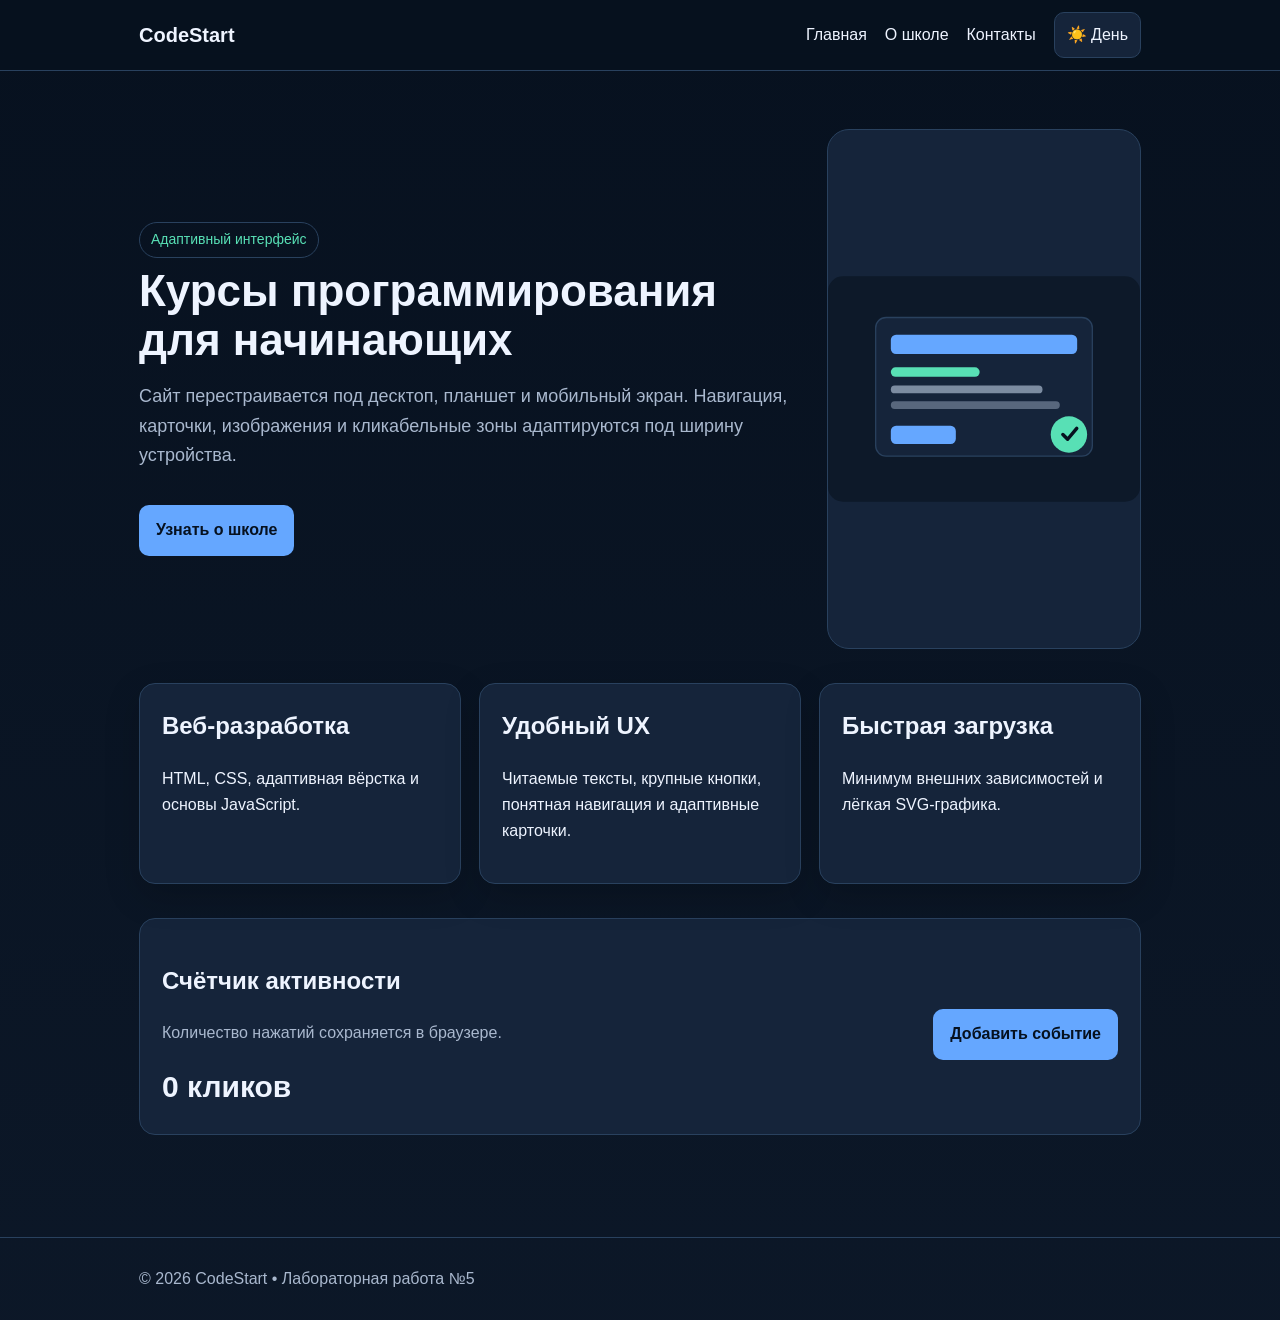
<file: index.html>
<!doctype html>
<html lang="ru">
<head>
<meta charset="utf-8">
<meta name="viewport" content="width=device-width, initial-scale=1">
<title>Курсы программирования — адаптивный CodeStart</title>
<meta name="description" content="Адаптивный учебный сайт CodeStart для проверки UX, трёх брейкпоинтов, темы и событий.">
<link rel="stylesheet" href="styles.css">
<script src="script.js" defer></script>
</head>
<body>
<header><div class="wrap"><nav>
<a class="brand" href="index.html">CodeStart</a>
<div class="menu">
  <a href="index.html">Главная</a>
  <a href="about.html">О школе</a>
  <a href="contacts.html">Контакты</a>
  <button id="themeToggle" class="theme-btn" type="button">☀️ День</button>
</div>
</nav></div></header>
<main><div class="wrap">
<section class="hero">
<div>
<span class="badge">Адаптивный интерфейс</span>
<h1>Курсы программирования для начинающих</h1>
<p>Сайт перестраивается под десктоп, планшет и мобильный экран. Навигация, карточки, изображения и кликабельные зоны адаптируются под ширину устройства.</p>
<a class="button" href="about.html">Узнать о школе</a>
</div>
<img class="illustration" src="course.svg" alt="Онлайн-курс программирования на экране компьютера" width="720" height="520">
</section>
<section class="grid">
<article class="card"><h2>Веб-разработка</h2><p>HTML, CSS, адаптивная вёрстка и основы JavaScript.</p></article>
<article class="card"><h2>Удобный UX</h2><p>Читаемые тексты, крупные кнопки, понятная навигация и адаптивные карточки.</p></article>
<article class="card"><h2>Быстрая загрузка</h2><p>Минимум внешних зависимостей и лёгкая SVG-графика.</p></article>
</section>

<section class="ux-panel" aria-label="Демонстрация интерактивности">
  <div>
    <h2>Счётчик активности</h2>
    <p class="status">Количество нажатий сохраняется в браузере.</p>
    <div class="counter"><span id="clickCount">0</span> кликов</div>
    <div id="activityAlert" class="activity-alert" role="status"></div>
  </div>
  <button id="activityButton" class="button" type="button">Добавить событие</button>
</section>

</div></main>
<footer><div class="wrap">© 2026 CodeStart • Лабораторная работа №5</div></footer>
</body>
</html>
</file>
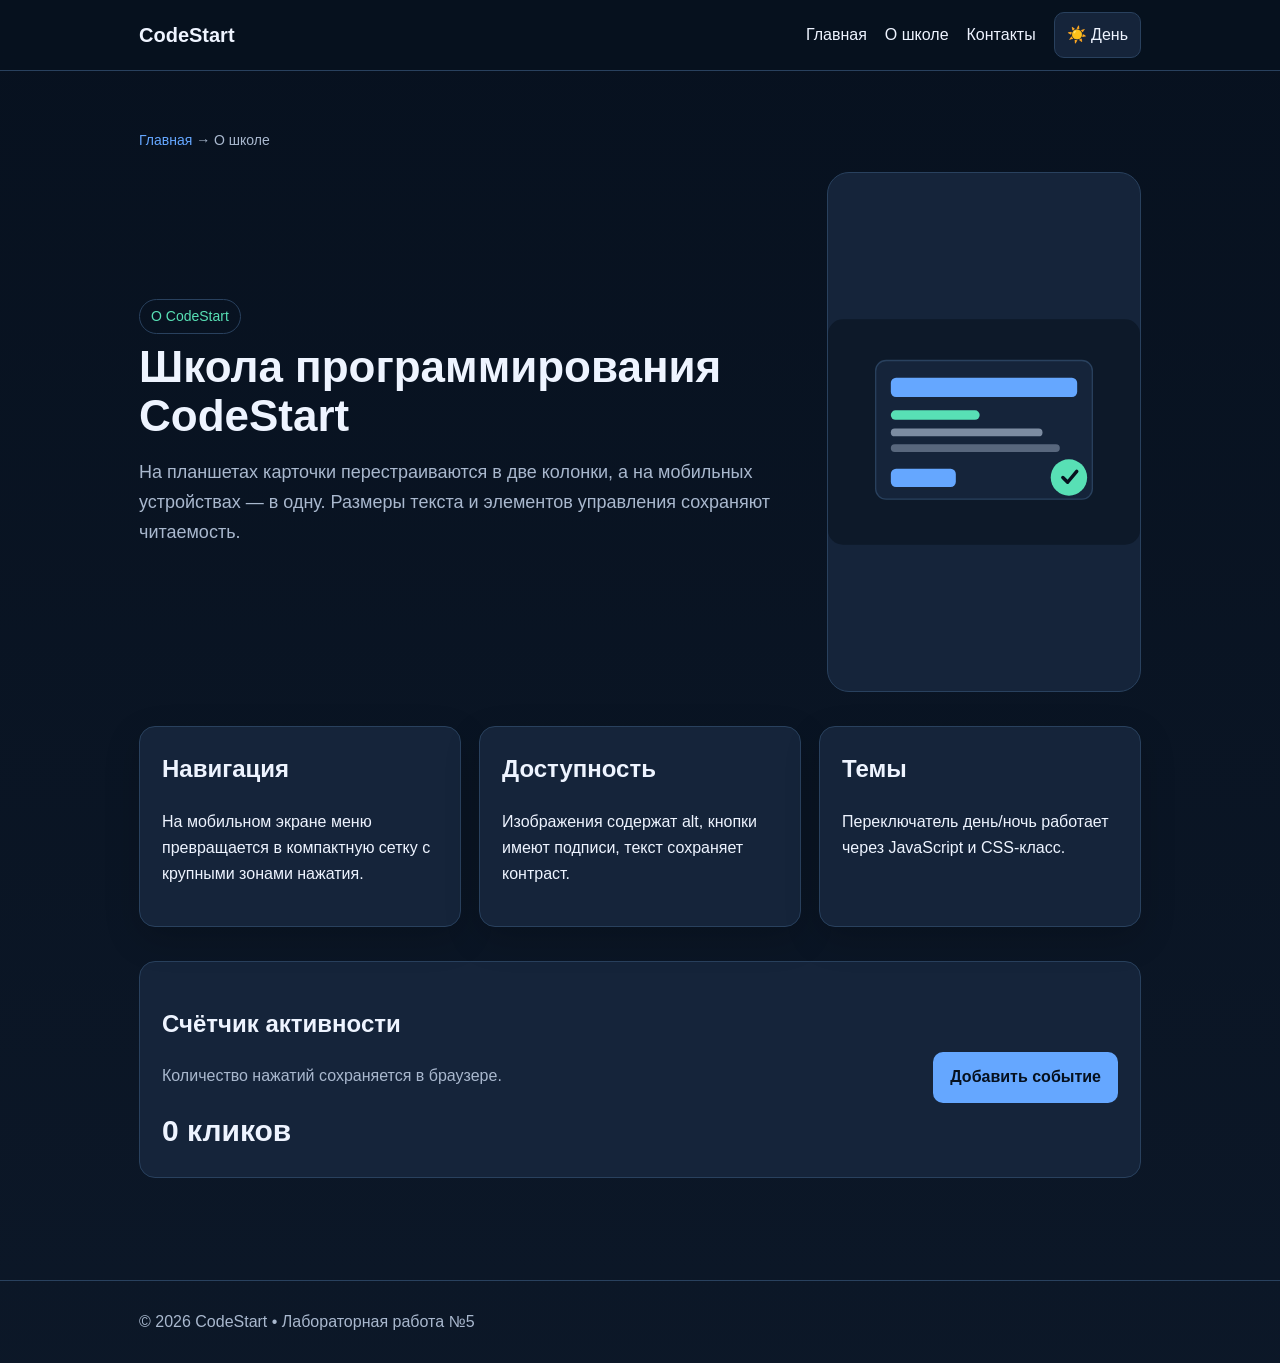
<file: about.html>
<!doctype html>
<html lang="ru">
<head>
<meta charset="utf-8">
<meta name="viewport" content="width=device-width, initial-scale=1">
<title>О CodeStart — адаптивность и UX</title>
<meta name="description" content="О школе CodeStart: адаптивная вёрстка, удобная навигация, доступность и переключение темы.">
<link rel="stylesheet" href="styles.css">
<script src="script.js" defer></script>
</head>
<body>
<header><div class="wrap"><nav>
<a class="brand" href="index.html">CodeStart</a>
<div class="menu">
  <a href="index.html">Главная</a>
  <a href="about.html">О школе</a>
  <a href="contacts.html">Контакты</a>
  <button id="themeToggle" class="theme-btn" type="button">☀️ День</button>
</div>
</nav></div></header>
<main><div class="wrap">
<div class="breadcrumbs"><a href="index.html">Главная</a> → О школе</div>
<section class="hero">
<div>
<span class="badge">О CodeStart</span>
<h1>Школа программирования CodeStart</h1>
<p>На планшетах карточки перестраиваются в две колонки, а на мобильных устройствах — в одну. Размеры текста и элементов управления сохраняют читаемость.</p>
</div>
<img class="illustration" src="course.svg" alt="Учебная платформа школы CodeStart" width="720" height="520">
</section>
<section class="grid">
<article class="card"><h2>Навигация</h2><p>На мобильном экране меню превращается в компактную сетку с крупными зонами нажатия.</p></article>
<article class="card"><h2>Доступность</h2><p>Изображения содержат alt, кнопки имеют подписи, текст сохраняет контраст.</p></article>
<article class="card"><h2>Темы</h2><p>Переключатель день/ночь работает через JavaScript и CSS-класс.</p></article>
</section>

<section class="ux-panel" aria-label="Демонстрация интерактивности">
  <div>
    <h2>Счётчик активности</h2>
    <p class="status">Количество нажатий сохраняется в браузере.</p>
    <div class="counter"><span id="clickCount">0</span> кликов</div>
    <div id="activityAlert" class="activity-alert" role="status"></div>
  </div>
  <button id="activityButton" class="button" type="button">Добавить событие</button>
</section>

</div></main>
<footer><div class="wrap">© 2026 CodeStart • Лабораторная работа №5</div></footer>
</body>
</html>
</file>
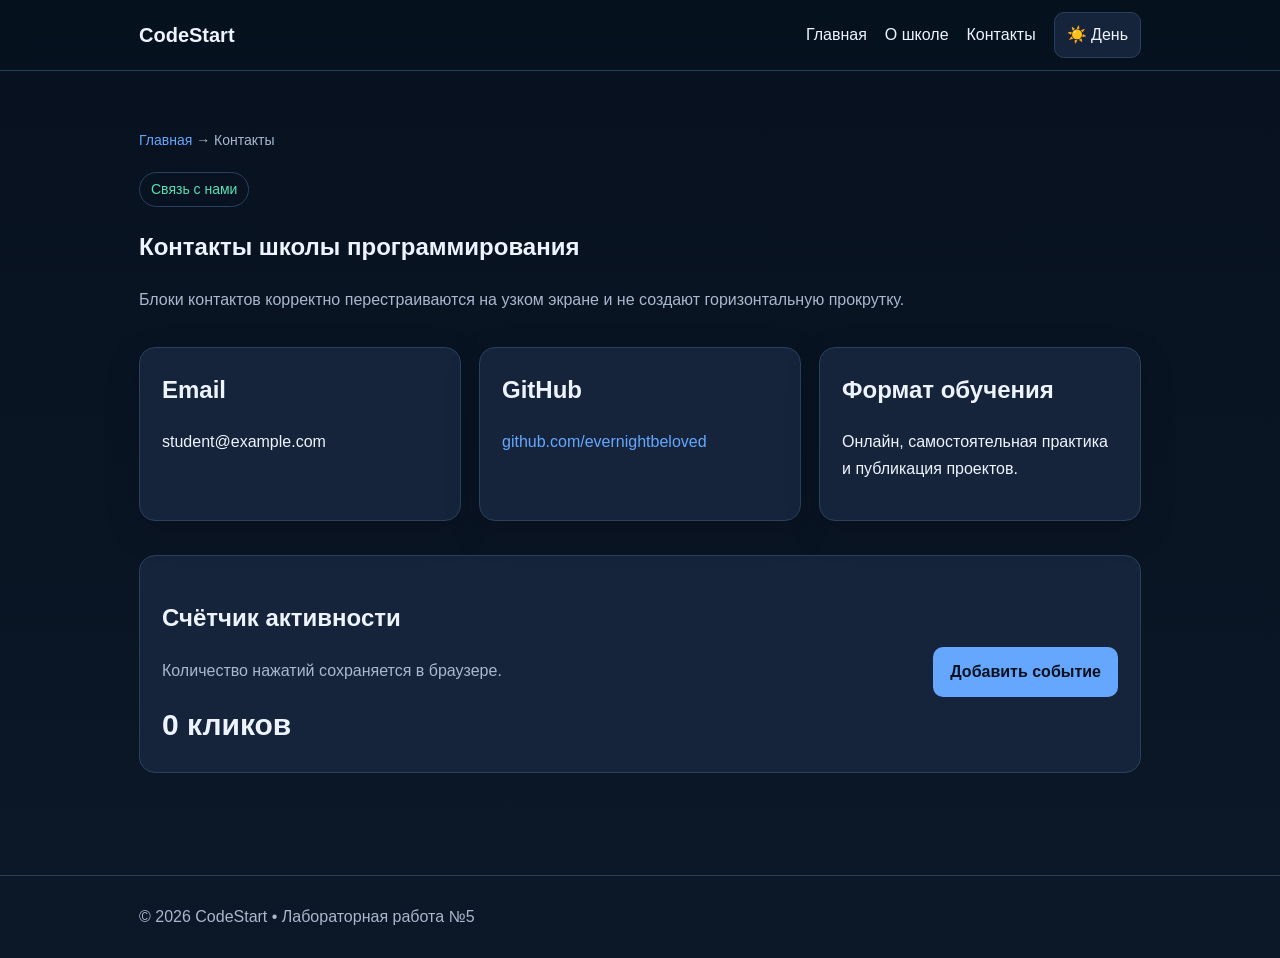
<file: contacts.html>
<!doctype html>
<html lang="ru">
<head>
<meta charset="utf-8">
<meta name="viewport" content="width=device-width, initial-scale=1">
<title>Контакты CodeStart — адаптивная страница</title>
<meta name="description" content="Контакты CodeStart на адаптивной странице с удобными кликабельными зонами и мобильной вёрсткой.">
<link rel="stylesheet" href="styles.css">
<script src="script.js" defer></script>
</head>
<body>
<header><div class="wrap"><nav>
<a class="brand" href="index.html">CodeStart</a>
<div class="menu">
  <a href="index.html">Главная</a>
  <a href="about.html">О школе</a>
  <a href="contacts.html">Контакты</a>
  <button id="themeToggle" class="theme-btn" type="button">☀️ День</button>
</div>
</nav></div></header>
<main><div class="wrap">
<div class="breadcrumbs"><a href="index.html">Главная</a> → Контакты</div>
<section>
<span class="badge">Связь с нами</span>
<h1>Контакты школы программирования</h1>
<p class="muted">Блоки контактов корректно перестраиваются на узком экране и не создают горизонтальную прокрутку.</p>
</section>
<section class="grid">
<article class="card"><h2>Email</h2><p>student@example.com</p></article>
<article class="card"><h2>GitHub</h2><p><a href="https://github.com/evernightbeloved">github.com/evernightbeloved</a></p></article>
<article class="card"><h2>Формат обучения</h2><p>Онлайн, самостоятельная практика и публикация проектов.</p></article>
</section>

<section class="ux-panel" aria-label="Демонстрация интерактивности">
  <div>
    <h2>Счётчик активности</h2>
    <p class="status">Количество нажатий сохраняется в браузере.</p>
    <div class="counter"><span id="clickCount">0</span> кликов</div>
    <div id="activityAlert" class="activity-alert" role="status"></div>
  </div>
  <button id="activityButton" class="button" type="button">Добавить событие</button>
</section>

</div></main>
<footer><div class="wrap">© 2026 CodeStart • Лабораторная работа №5</div></footer>
</body>
</html>
</file>
<file: styles.css>
:root{
  --bg:#07111f;--panel:#0e1a2b;--card:#15243a;--text:#eef4ff;--muted:#a9b8ce;
  --accent:#65a7ff;--accent2:#58e0b5;--line:#29415e;--shadow:0 12px 35px rgba(0,0,0,.18)
}
body.light{
  --bg:#f5f8fc;--panel:#ffffff;--card:#ffffff;--text:#132238;--muted:#5b6b80;
  --accent:#1769c2;--accent2:#0a8f6d;--line:#d6e0ec;--shadow:0 12px 35px rgba(31,50,75,.10)
}
*{box-sizing:border-box}
html{scroll-behavior:smooth}
body{
  margin:0;font-family:Arial,Helvetica,sans-serif;color:var(--text);
  background:linear-gradient(180deg,var(--bg) 0%,var(--panel) 140%);line-height:1.65;
  transition:background .25s,color .25s
}
a{color:var(--accent);text-decoration:none} a:hover{text-decoration:underline}
button{font:inherit}
.wrap{max-width:1050px;margin:0 auto;padding:0 24px}
header{
  position:sticky;top:0;z-index:5;border-bottom:1px solid var(--line);
  background:color-mix(in srgb,var(--bg) 94%,transparent);backdrop-filter:blur(10px)
}
nav{min-height:70px;display:flex;align-items:center;justify-content:space-between;gap:18px}
.brand{font-size:20px;font-weight:800;color:var(--text)}
.menu{display:flex;gap:18px;align-items:center;flex-wrap:wrap}.menu a{color:var(--text)}
.theme-btn{
  border:1px solid var(--line);background:var(--card);color:var(--text);padding:9px 12px;
  min-width:44px;min-height:44px;border-radius:10px;cursor:pointer
}
main{padding:58px 0}
.hero{display:grid;grid-template-columns:1.35fr .65fr;gap:36px;align-items:center}
.hero h1{font-size:44px;line-height:1.12;margin:8px 0 18px}.hero p{font-size:18px;color:var(--muted);max-width:700px}
.badge{display:inline-block;padding:5px 11px;border-radius:999px;border:1px solid var(--line);color:var(--accent2);font-size:14px}
.button{
  display:inline-flex;align-items:center;justify-content:center;margin-top:16px;padding:12px 17px;
  min-height:44px;border-radius:10px;background:var(--accent);color:#06111f;font-weight:800;border:0;cursor:pointer
}
.illustration{width:100%;max-width:330px;margin:auto;display:block;border-radius:22px;border:1px solid var(--line);background:var(--card)}
.grid{display:grid;grid-template-columns:repeat(3,minmax(0,1fr));gap:18px;margin-top:34px}
.card{border:1px solid var(--line);background:var(--card);border-radius:16px;padding:22px;box-shadow:var(--shadow)}
.card h2,.card h3{margin-top:0}.muted{color:var(--muted)}
.breadcrumbs{font-size:14px;color:var(--muted);margin-bottom:20px}
.ux-panel{
  margin-top:34px;border:1px solid var(--line);background:var(--card);border-radius:16px;padding:22px;
  display:flex;justify-content:space-between;gap:24px;align-items:center;flex-wrap:wrap
}
.counter{font-size:30px;font-weight:800}.status{color:var(--muted)}
.activity-alert{
  display:none;margin-top:14px;padding:12px 14px;border-radius:10px;border:1px solid var(--accent2);
  color:var(--text);background:color-mix(in srgb,var(--accent2) 12%,transparent)
}
.activity-alert.show{display:block}
footer{border-top:1px solid var(--line);padding:28px 0;color:var(--muted);margin-top:44px}

/* Планшет: 768–1023 px */
@media (min-width:768px) and (max-width:1023px){
  .wrap{max-width:900px;padding:0 28px}
  .hero{grid-template-columns:1fr .8fr;gap:26px}
  .hero h1{font-size:38px}
  .grid{grid-template-columns:repeat(2,minmax(0,1fr))}
  .grid .card:last-child{grid-column:1/-1}
}

/* Мобильный: <768 px */
@media (max-width:767px){
  .wrap{padding:0 18px}
  header{position:static}
  nav{align-items:stretch;flex-direction:column;padding:15px 0}
  .menu{display:grid;grid-template-columns:1fr 1fr;gap:10px}
  .menu a,.theme-btn{display:flex;align-items:center;justify-content:center;min-height:46px}
  .theme-btn{width:100%}
  main{padding:34px 0}
  .hero{grid-template-columns:1fr;gap:24px}
  .hero h1{font-size:34px}
  .hero p{font-size:17px}
  .illustration{max-width:280px}
  .grid{grid-template-columns:1fr}
  .button{width:100%}
  .ux-panel{align-items:stretch;flex-direction:column}
}

/* Десктоп: >=1024 px */
@media (min-width:1024px){
  .wrap{max-width:1050px}
  .hero h1{font-size:44px}
}
</file>
